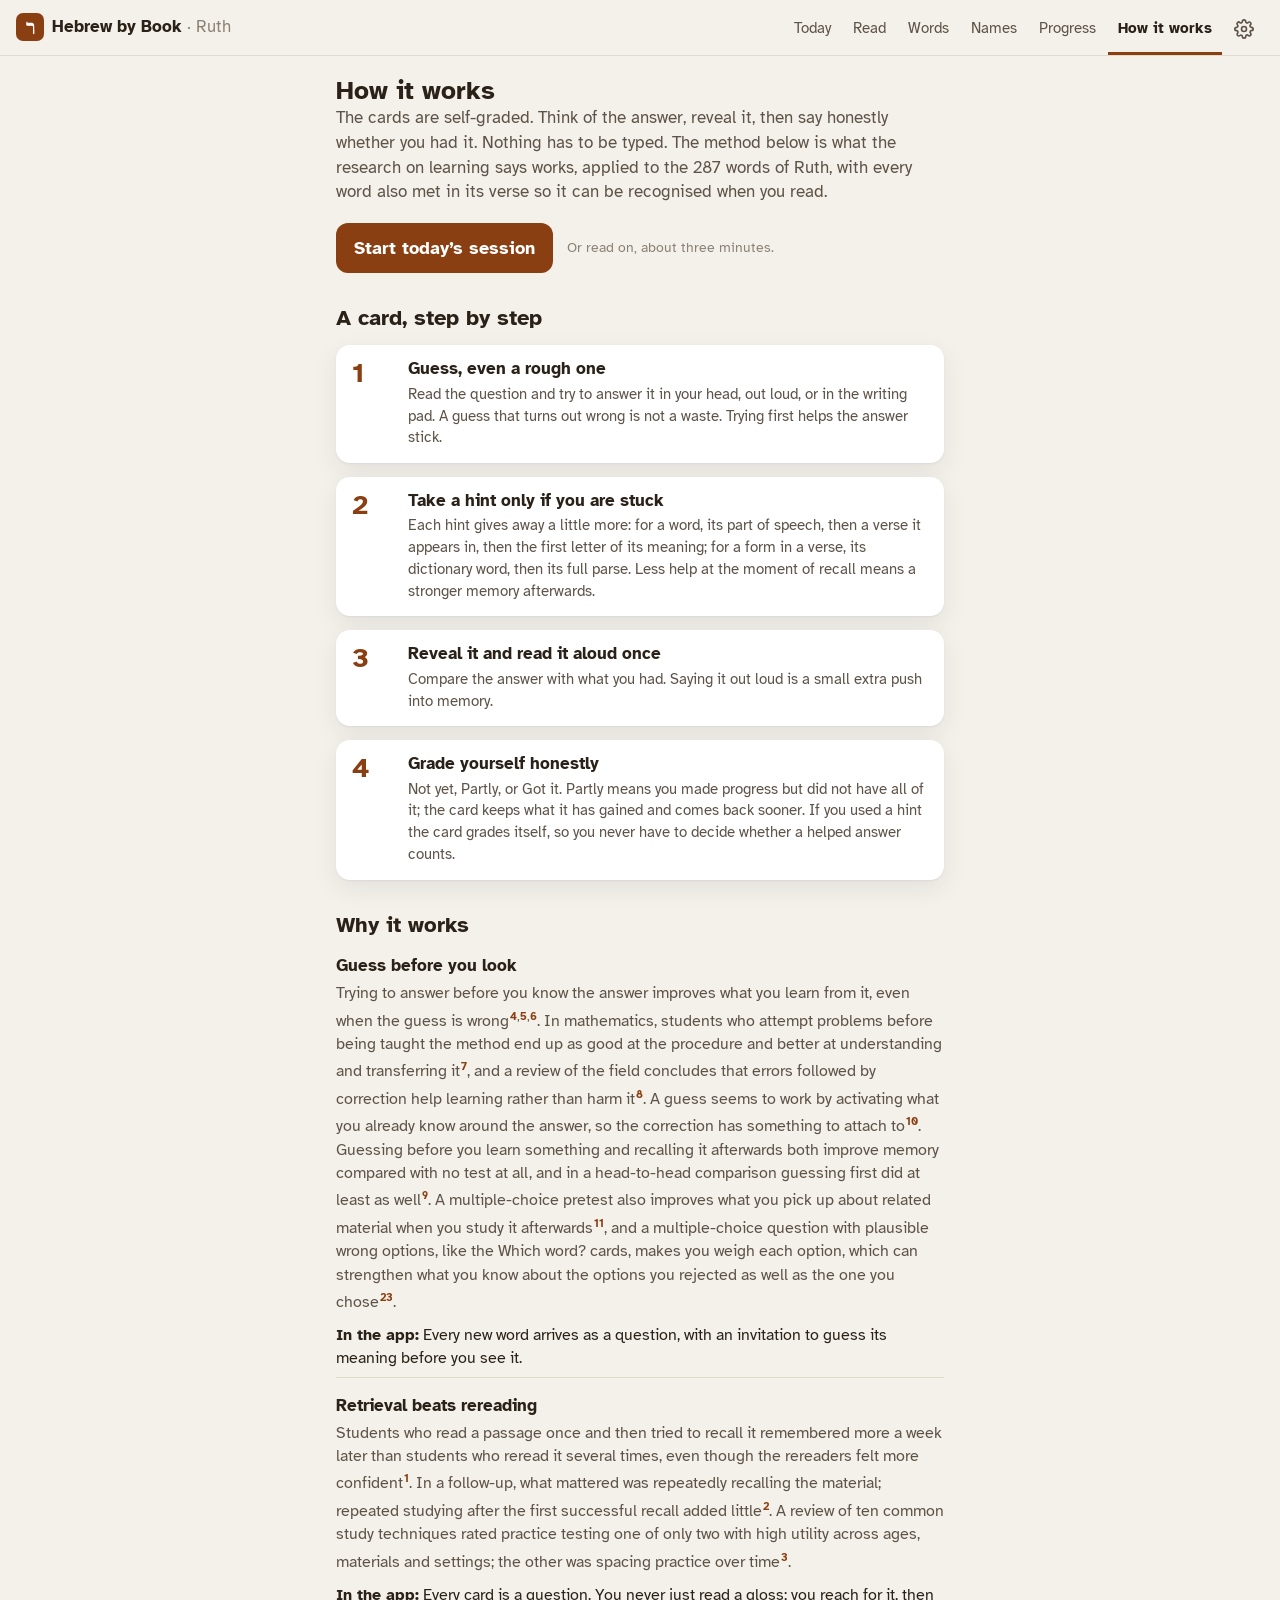
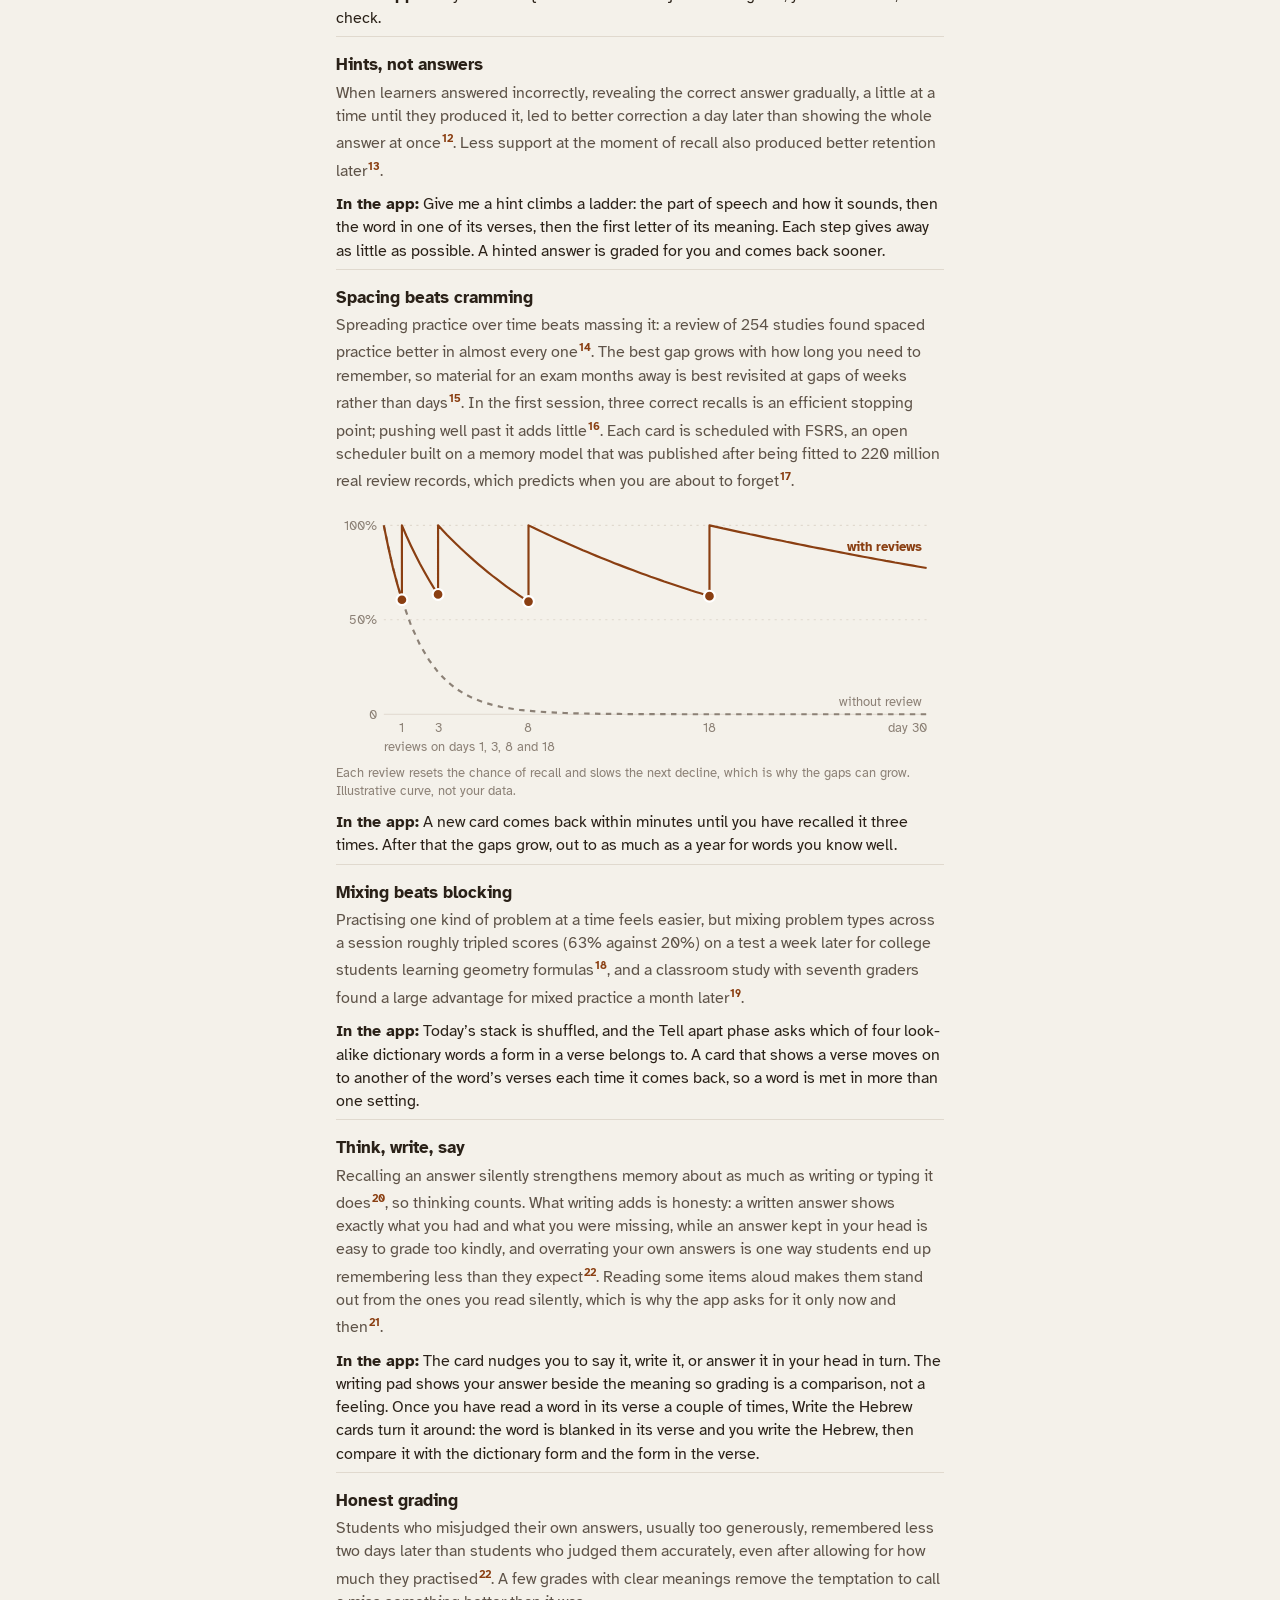
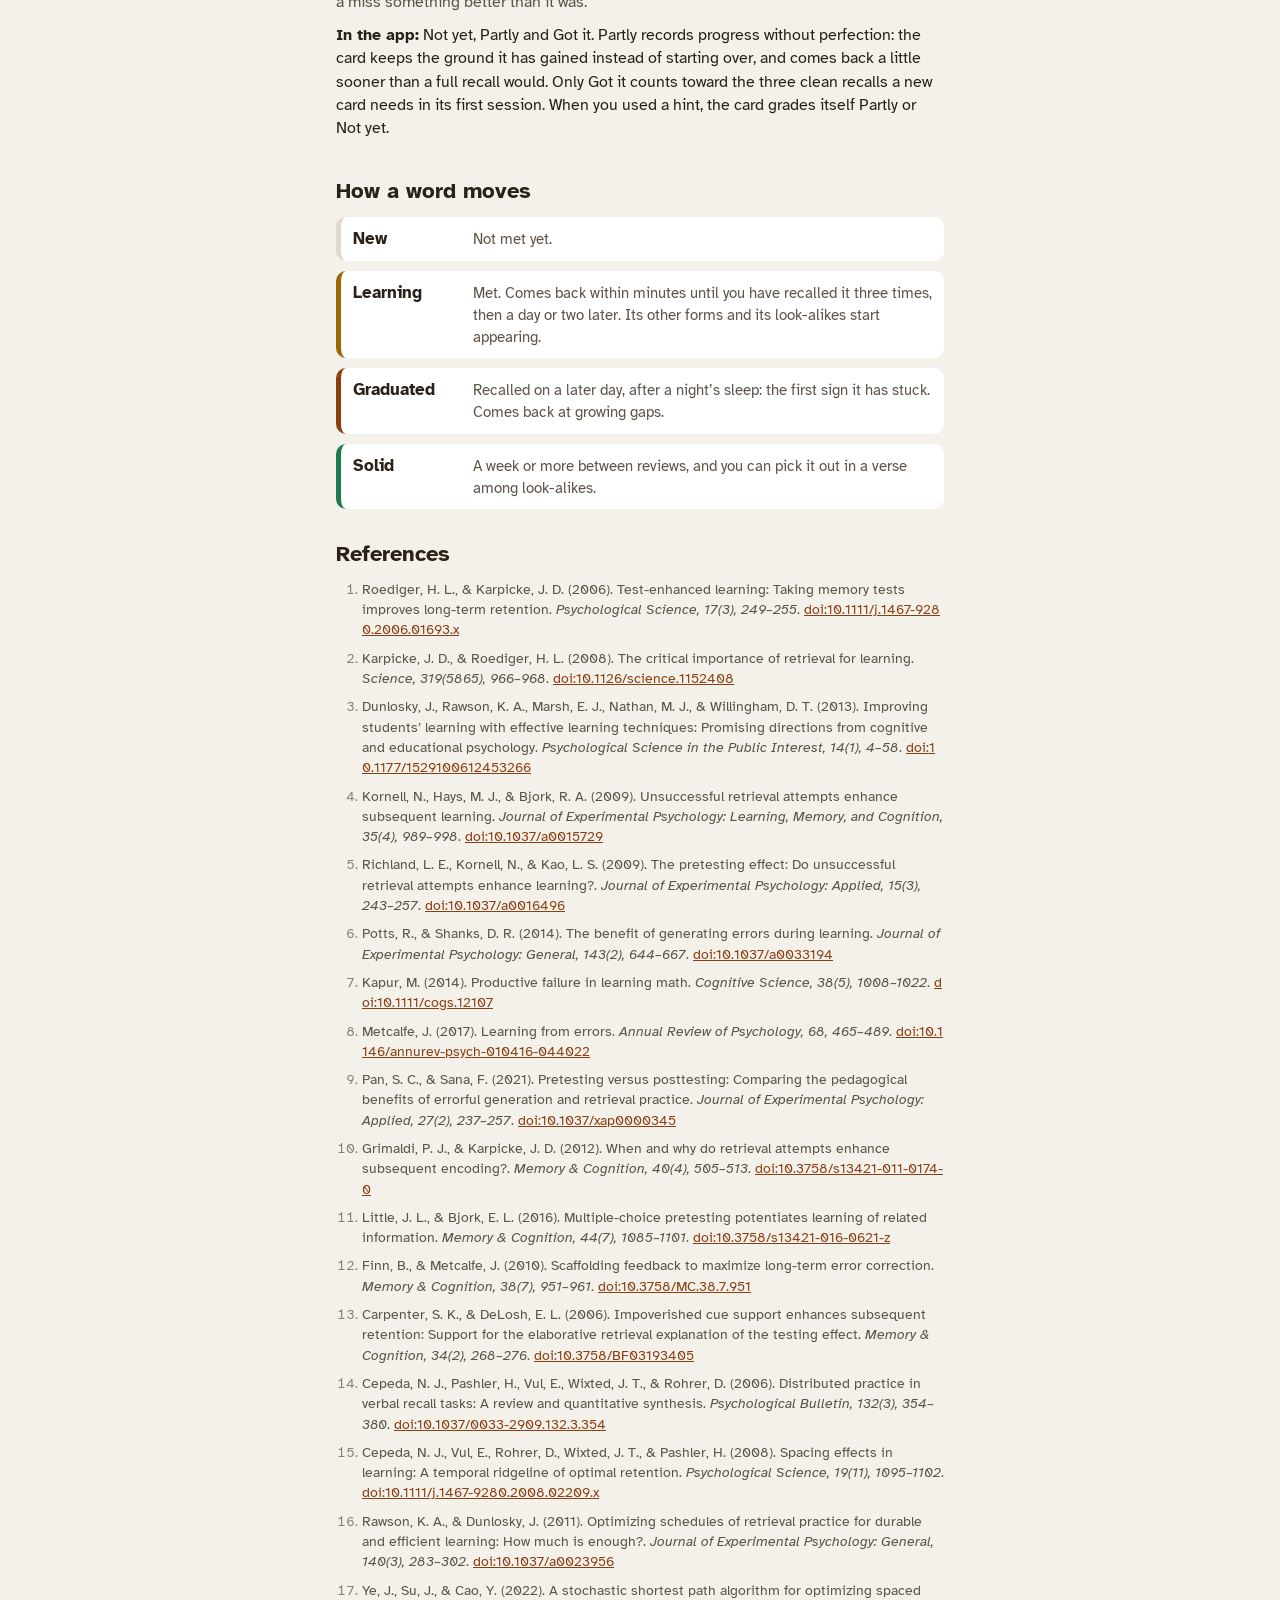
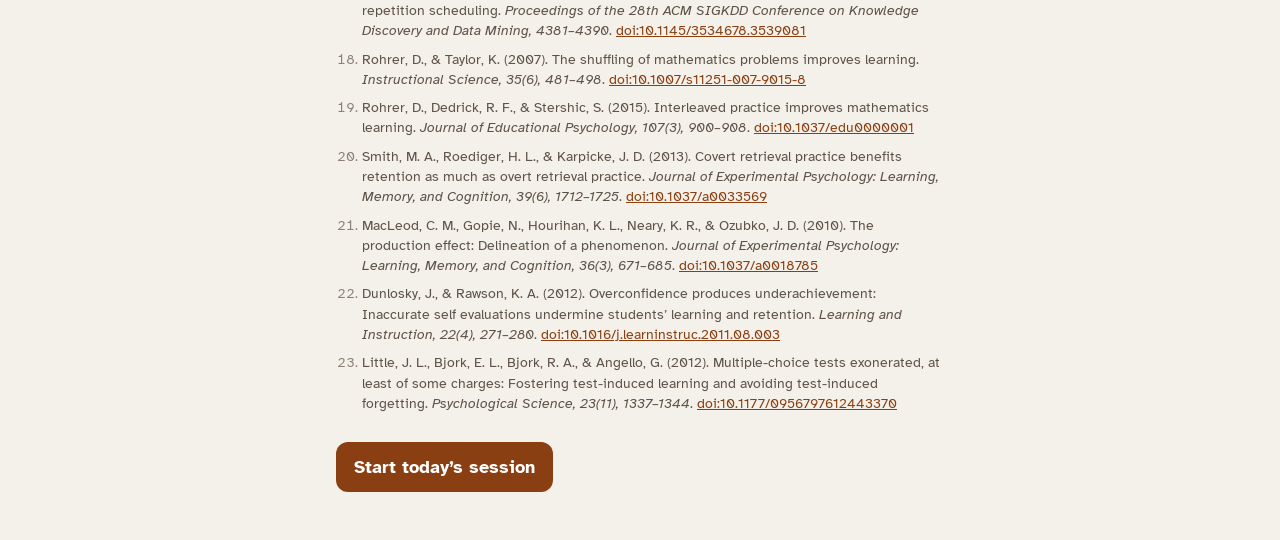
<file: index.html>
<!doctype html>
<html lang="en">
<head>
  <meta charset="utf-8">
  <meta name="viewport" content="width=device-width, initial-scale=1, viewport-fit=cover">
  <meta name="color-scheme" content="light dark">
  <meta name="theme-color" content="#F4F1EA">
  <title>Hebrew by Book</title>
  <meta name="description" content="Spaced-repetition vocabulary for reading the Hebrew Bible book by book, starting with Ruth.">
  <link rel="icon" href="data:image/svg+xml,%3Csvg xmlns='http://www.w3.org/2000/svg' viewBox='0 0 64 64'%3E%3Crect x='4' y='4' width='56' height='56' rx='12' fill='%237A3E1D'/%3E%3Ctext x='32' y='45' font-size='38' text-anchor='middle' fill='white' font-family='serif'%3E%D7%A8%3C/text%3E%3C/svg%3E">
  <link rel="preconnect" href="https://fonts.googleapis.com">
  <link rel="preconnect" href="https://fonts.gstatic.com" crossorigin>
  <link href="https://fonts.googleapis.com/css2?family=Atkinson+Hyperlegible:ital,wght@0,400;0,700;1,400&display=swap" rel="stylesheet">
  <link rel="stylesheet" href="css/style.css">
</head>
<body>
  <a class="skip" href="#view">Skip to content</a>
  <header class="top">
    <a class="brand" href="#today" aria-label="Hebrew by Book home">
      <span class="brand-mark" aria-hidden="true" lang="he">ר</span>
      <span class="brand-name">Hebrew by Book <span class="brand-book">· Ruth</span></span>
    </a>
    <nav class="tabs" aria-label="Sections">
      <a href="#today" data-view="today">Today</a>
      <a href="#read" data-view="read">Read</a>
      <a href="#words" data-view="words">Words</a>
      <a href="#names" data-view="names">Names</a>
      <a href="#progress" data-view="progress"><span class="long">Progress</span><span class="short">Stats</span></a>
      <a href="#method" data-view="method"><span class="long">How it works</span><span class="short">How</span></a>
      <a href="#settings" data-view="settings" aria-label="Settings" title="Settings">
        <svg width="20" height="20" viewBox="0 0 24 24" fill="none" stroke="currentColor" stroke-width="2" stroke-linecap="round" stroke-linejoin="round" aria-hidden="true"><circle cx="12" cy="12" r="3"/><path d="M19.4 15a1.65 1.65 0 0 0 .33 1.82l.06.06a2 2 0 1 1-2.83 2.83l-.06-.06a1.65 1.65 0 0 0-1.82-.33 1.65 1.65 0 0 0-1 1.51V21a2 2 0 1 1-4 0v-.09a1.65 1.65 0 0 0-1-1.51 1.65 1.65 0 0 0-1.82.33l-.06.06a2 2 0 1 1-2.83-2.83l.06-.06A1.65 1.65 0 0 0 4.6 15a1.65 1.65 0 0 0-1.51-1H3a2 2 0 1 1 0-4h.09A1.65 1.65 0 0 0 4.6 9a1.65 1.65 0 0 0-.33-1.82l-.06-.06a2 2 0 1 1 2.83-2.83l.06.06A1.65 1.65 0 0 0 9 4.6a1.65 1.65 0 0 0 1-1.51V3a2 2 0 1 1 4 0v.09a1.65 1.65 0 0 0 1 1.51 1.65 1.65 0 0 0 1.82-.33l.06-.06a2 2 0 1 1 2.83 2.83l-.06.06A1.65 1.65 0 0 0 19.4 9a1.65 1.65 0 0 0 1.51 1H21a2 2 0 1 1 0 4h-.09a1.65 1.65 0 0 0-1.51 1z"/></svg>
      </a>
    </nav>
  </header>

  <main id="view" class="view" tabindex="-1"></main>

  <div id="toast" class="toast" role="status" aria-live="polite"></div>
  <div id="announce" class="sr-only" role="status" aria-live="polite"></div>

  <noscript><p class="noscript">Hebrew by Book needs JavaScript turned on.</p></noscript>
  <script type="module" src="js/app.js"></script>
</body>
</html>
</file>
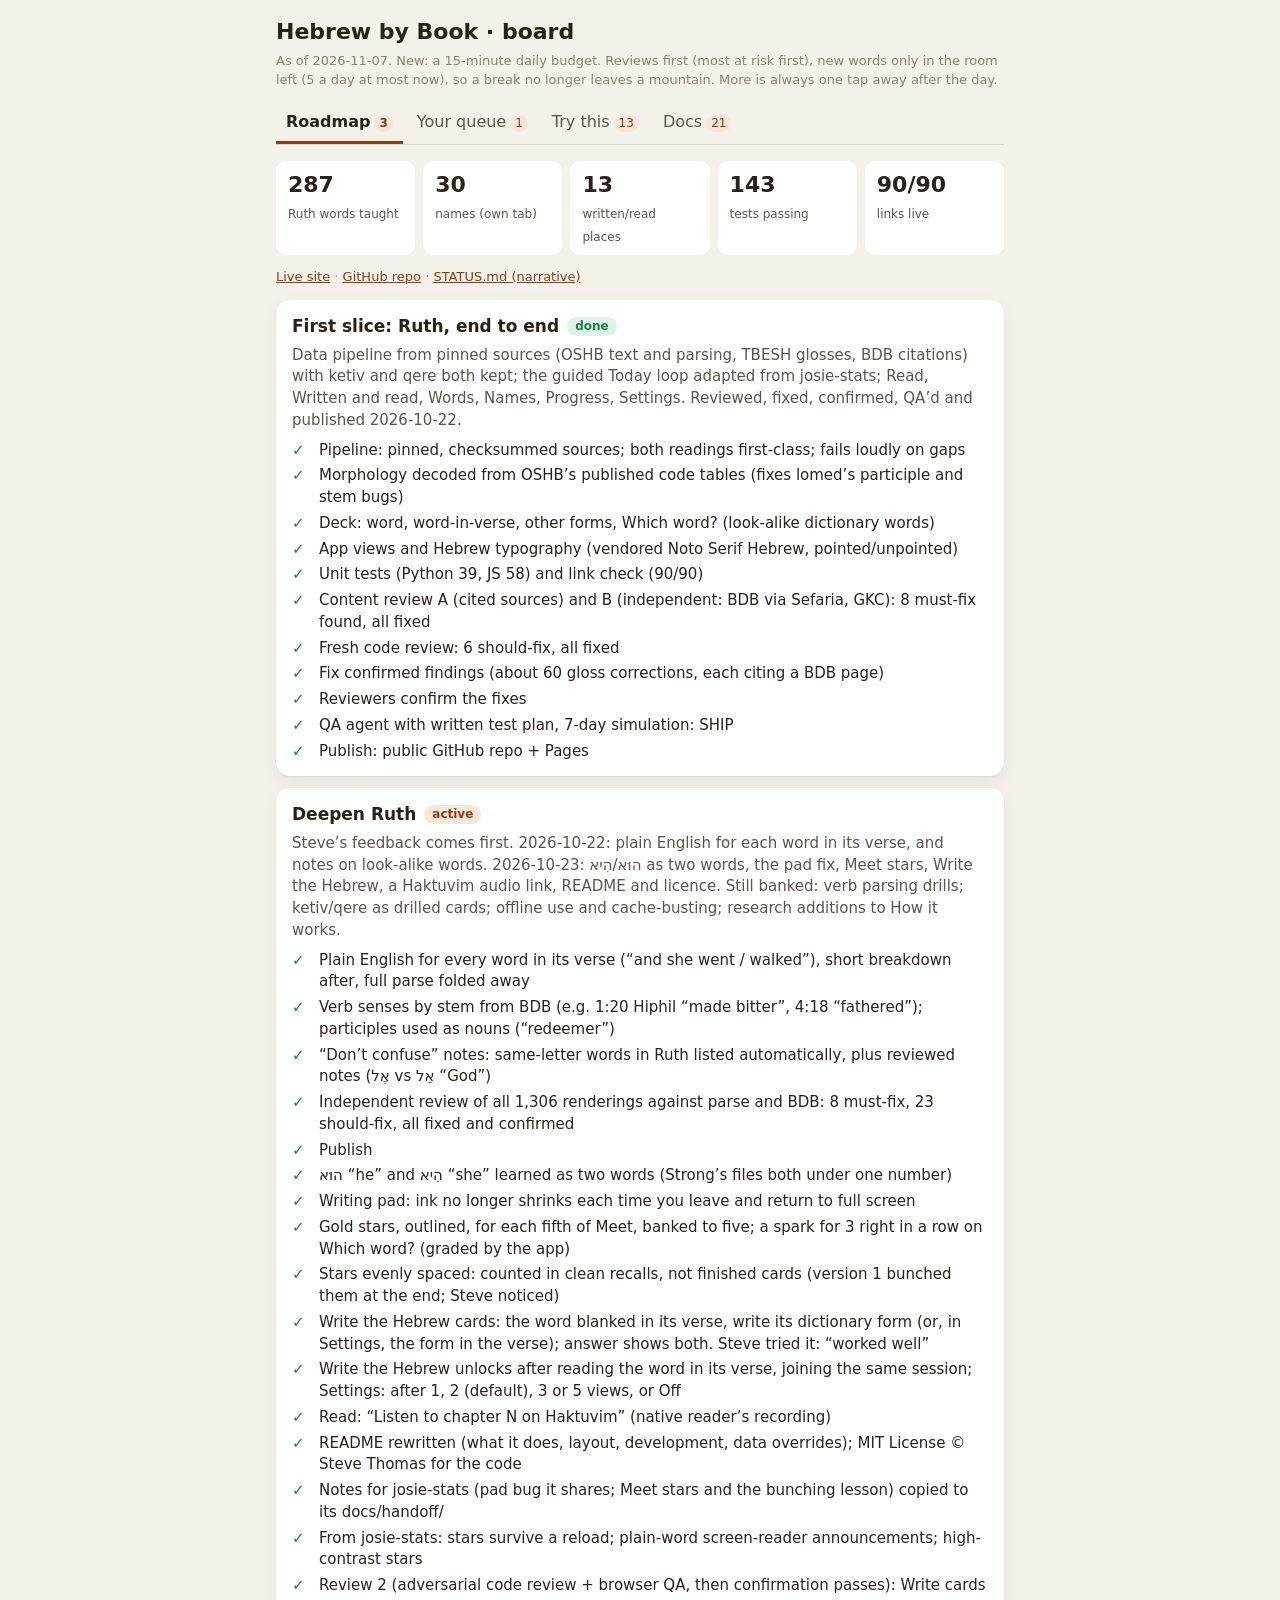
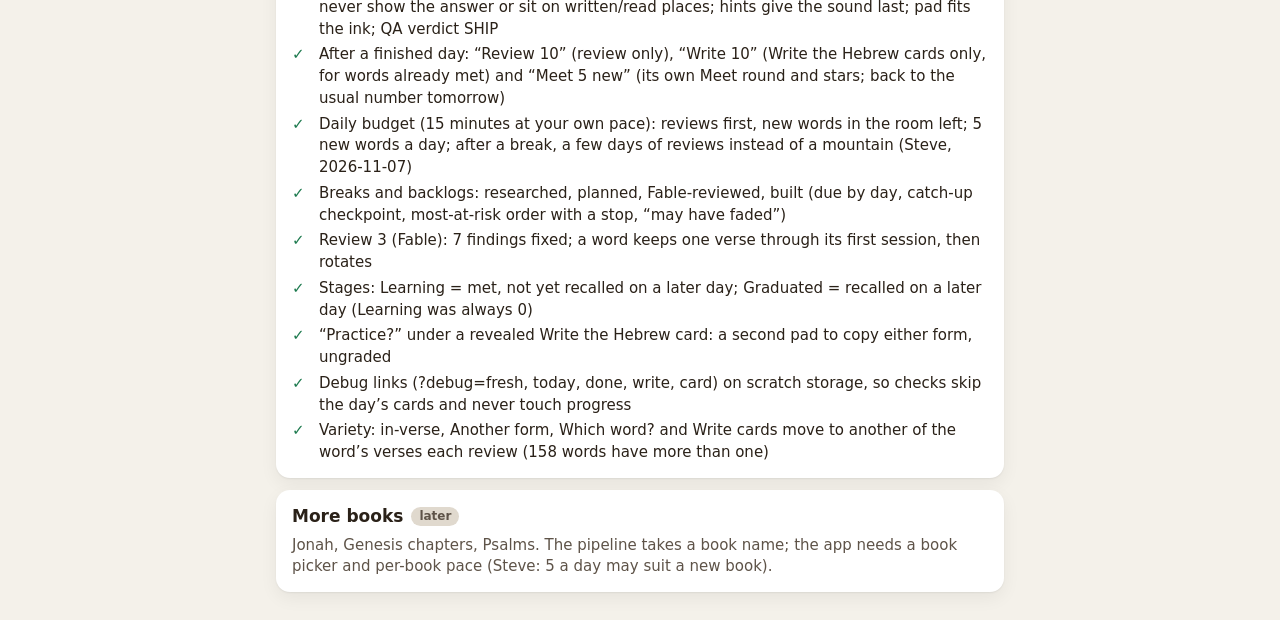
<file: board.html>
<!doctype html>
<!--
  Hebrew by Book — progress board (Steve's one-stop status surface).
  Status updates edit ONLY the data block between the DATA START / DATA END markers.
  Validate after every edit:  node test/board.check.mjs
  Tabs: Roadmap · Your queue (only-Steve actions) · Try this · Docs.
  Try-this ticks and notes live in this browser's localStorage, never in this file.
-->
<html lang="en">
<head>
<meta charset="utf-8">
<meta name="viewport" content="width=device-width, initial-scale=1">
<meta name="color-scheme" content="light dark">
<title>Hebrew by Book board</title>
<style>
:root { --paper:#F4F1EA; --card:#fff; --ink:#2A2118; --ink2:#5E5348; --ink3:#8C8176; --line:#E0D9CE; --pen:#8A3F12; --pen-soft:#F6E7DC; --good:#1D7A4E; --good-soft:#DFF2E7; --warn:#9A6700; --warn-soft:#FFF2CC; --bad:#C2372B; --bad-soft:#FBE3DF; }
@media (prefers-color-scheme: dark) { :root:not([data-theme="light"]) { --paper:#17130F; --card:#221C16; --ink:#F2ECE4; --ink2:#C7BCAE; --ink3:#8F8578; --line:#3A3128; --pen:#F0A574; --pen-soft:#3B2618; --good:#5FD39A; --good-soft:#163726; --warn:#F4C861; --warn-soft:#3E3011; --bad:#FF8A7A; --bad-soft:#442020; } }
:root[data-theme="dark"] { --paper:#17130F; --card:#221C16; --ink:#F2ECE4; --ink2:#C7BCAE; --ink3:#8F8578; --line:#3A3128; --pen:#F0A574; --pen-soft:#3B2618; --good:#5FD39A; --good-soft:#163726; --warn:#F4C861; --warn-soft:#3E3011; --bad:#FF8A7A; --bad-soft:#442020; }
* { box-sizing: border-box; }
body { margin:0; background:var(--paper); color:var(--ink); font:16px/1.45 system-ui, -apple-system, "Segoe UI", Roboto, sans-serif; }
header { padding:16px 16px 0; max-width:760px; margin:0 auto; }
h1 { font-size:22px; margin:0; } .asof { color:var(--ink3); font-size:13px; margin-top:4px; }
nav { display:flex; gap:4px; margin-top:12px; border-bottom:1px solid var(--line); overflow-x:auto; }
nav button { background:none; border:0; border-bottom:3px solid transparent; padding:8px 10px; font:inherit; color:var(--ink2); cursor:pointer; white-space:nowrap; }
nav button[aria-selected="true"] { color:var(--ink); border-bottom-color:var(--pen); font-weight:700; }
nav .n { display:inline-block; min-width:1.4em; padding:0 5px; margin-left:4px; border-radius:999px; background:var(--pen-soft); color:var(--pen); font-size:12px; }
main { max-width:760px; margin:0 auto; padding:16px; }
.card { background:var(--card); border-radius:14px; padding:14px 16px; box-shadow:0 1px 2px rgba(0,0,0,.06), 0 6px 18px rgba(0,0,0,.06); margin-bottom:12px; }
.card h2 { font-size:17px; margin:0 0 6px; display:flex; gap:8px; align-items:center; flex-wrap:wrap; }
.chip { font-size:12px; font-weight:700; padding:1px 8px; border-radius:999px; background:var(--line); color:var(--ink2); }
.chip.done { background:var(--good-soft); color:var(--good); } .chip.active { background:var(--pen-soft); color:var(--pen); } .chip.next { background:var(--warn-soft); color:var(--warn); }
.chip.now { background:var(--bad-soft); color:var(--bad); } .chip.soon { background:var(--warn-soft); color:var(--warn); } .chip.later { background:var(--line); color:var(--ink2); }
ul.tasks { list-style:none; padding:0; margin:8px 0 0; display:grid; gap:4px; }
ul.tasks li { display:grid; grid-template-columns:1.4em 1fr; gap:6px; font-size:15px; }
.st-done::before { content:"✓"; color:var(--good); } .st-doing::before { content:"◐"; color:var(--pen); } .st-todo::before { content:"○"; color:var(--ink3); }
.p { color:var(--ink2); font-size:15px; margin:4px 0 0; }
.muted { color:var(--ink3); font-size:13px; }
.struck h2, .struck .p { text-decoration:line-through; opacity:.6; }
.try textarea { width:100%; min-height:3em; font:inherit; border:1px solid var(--line); border-radius:8px; padding:6px 8px; background:var(--paper); color:var(--ink); margin-top:8px; }
.try label { display:flex; gap:8px; align-items:center; margin-top:8px; font-size:14px; }
.btn { font:inherit; font-weight:700; border:0; border-radius:10px; padding:10px 14px; background:var(--pen); color:#fff; cursor:pointer; }
a { color:var(--pen); }
.stats { display:grid; grid-template-columns:repeat(auto-fit, minmax(120px, 1fr)); gap:8px; margin-bottom:12px; }
.stat { background:var(--card); border-radius:10px; padding:8px 12px; } .stat b { display:block; font-size:22px; } .stat span { font-size:12px; color:var(--ink2); }
</style>
</head>
<body>
<header><h1>Hebrew by Book · board</h1><div class="asof" id="asof"></div>
<nav role="tablist" id="tabs"></nav></header>
<main id="main"></main>
<script>
/* ==== DATA START ==== */
const BOARD = {
  meta: {
    asOf: '2026-11-07',
    headline: 'New: a 15-minute daily budget. Reviews first (most at risk first), new words only in the room left (5 a day at most now), so a break no longer leaves a mountain. More is always one tap away after the day.',
    stats: [
      { label: 'Ruth words taught', value: '287' },
      { label: 'names (own tab)', value: '30' },
      { label: 'written/read places', value: '13' },
      { label: 'tests passing', value: '143' },
      { label: 'links live', value: '90/90' },
    ],
    links: [
      { label: 'Live site', href: 'https://steveandlori.github.io/hebrew-by-book/' },
      { label: 'GitHub repo', href: 'https://github.com/steveandlori/hebrew-by-book' },
      { label: 'STATUS.md (narrative)', href: 'STATUS.md' },
    ],
  },
  roadmap: [
    { id: 'm1', title: 'First slice: Ruth, end to end', status: 'done',
      summary: 'Data pipeline from pinned sources (OSHB text and parsing, TBESH glosses, BDB citations) with ketiv and qere both kept; the guided Today loop adapted from josie-stats; Read, Written and read, Words, Names, Progress, Settings. Reviewed, fixed, confirmed, QA’d and published 2026-10-22.',
      tasks: [
        { t: 'Pipeline: pinned, checksummed sources; both readings first-class; fails loudly on gaps', s: 'done' },
        { t: 'Morphology decoded from OSHB’s published code tables (fixes lomed’s participle and stem bugs)', s: 'done' },
        { t: 'Deck: word, word-in-verse, other forms, Which word? (look-alike dictionary words)', s: 'done' },
        { t: 'App views and Hebrew typography (vendored Noto Serif Hebrew, pointed/unpointed)', s: 'done' },
        { t: 'Unit tests (Python 39, JS 58) and link check (90/90)', s: 'done' },
        { t: 'Content review A (cited sources) and B (independent: BDB via Sefaria, GKC): 8 must-fix found, all fixed', s: 'done' },
        { t: 'Fresh code review: 6 should-fix, all fixed', s: 'done' },
        { t: 'Fix confirmed findings (about 60 gloss corrections, each citing a BDB page)', s: 'done' },
        { t: 'Reviewers confirm the fixes', s: 'done' },
        { t: 'QA agent with written test plan, 7-day simulation: SHIP', s: 'done' },
        { t: 'Publish: public GitHub repo + Pages', s: 'done' },
      ] },
    { id: 'm2', title: 'Deepen Ruth', status: 'active',
      summary: 'Steve’s feedback comes first. 2026-10-22: plain English for each word in its verse, and notes on look-alike words. 2026-10-23: הוּא/הִיא as two words, the pad fix, Meet stars, Write the Hebrew, a Haktuvim audio link, README and licence. Still banked: verb parsing drills; ketiv/qere as drilled cards; offline use and cache-busting; research additions to How it works.',
      tasks: [
        { t: 'Plain English for every word in its verse (“and she went / walked”), short breakdown after, full parse folded away', s: 'done' },
        { t: 'Verb senses by stem from BDB (e.g. 1:20 Hiphil “made bitter”, 4:18 “fathered”); participles used as nouns (“redeemer”)', s: 'done' },
        { t: '“Don’t confuse” notes: same-letter words in Ruth listed automatically, plus reviewed notes (אֶל vs אֵל “God”)', s: 'done' },
        { t: 'Independent review of all 1,306 renderings against parse and BDB: 8 must-fix, 23 should-fix, all fixed and confirmed', s: 'done' },
        { t: 'Publish', s: 'done' },
        { t: 'הוּא “he” and הִיא “she” learned as two words (Strong’s files both under one number)', s: 'done' },
        { t: 'Writing pad: ink no longer shrinks each time you leave and return to full screen', s: 'done' },
        { t: 'Gold stars, outlined, for each fifth of Meet, banked to five; a spark for 3 right in a row on Which word? (graded by the app)', s: 'done' },
        { t: 'Stars evenly spaced: counted in clean recalls, not finished cards (version 1 bunched them at the end; Steve noticed)', s: 'done' },
        { t: 'Write the Hebrew cards: the word blanked in its verse, write its dictionary form (or, in Settings, the form in the verse); answer shows both. Steve tried it: “worked well”', s: 'done' },
        { t: 'Write the Hebrew unlocks after reading the word in its verse, joining the same session; Settings: after 1, 2 (default), 3 or 5 views, or Off', s: 'done' },
        { t: 'Read: “Listen to chapter N on Haktuvim” (native reader’s recording)', s: 'done' },
        { t: 'README rewritten (what it does, layout, development, data overrides); MIT License © Steve Thomas for the code', s: 'done' },
        { t: 'Notes for josie-stats (pad bug it shares; Meet stars and the bunching lesson) copied to its docs/handoff/', s: 'done' },
        { t: 'From josie-stats: stars survive a reload; plain-word screen-reader announcements; high-contrast stars', s: 'done' },
        { t: 'Review 2 (adversarial code review + browser QA, then confirmation passes): Write cards never show the answer or sit on written/read places; hints give the sound last; pad fits the ink; QA verdict SHIP', s: 'done' },
        { t: 'After a finished day: “Review 10” (review only), “Write 10” (Write the Hebrew cards only, for words already met) and “Meet 5 new” (its own Meet round and stars; back to the usual number tomorrow)', s: 'done' },
        { t: 'Daily budget (15 minutes at your own pace): reviews first, new words in the room left; 5 new words a day; after a break, a few days of reviews instead of a mountain (Steve, 2026-11-07)', s: 'done' },
        { t: 'Breaks and backlogs: researched, planned, Fable-reviewed, built (due by day, catch-up checkpoint, most-at-risk order with a stop, “may have faded”)', s: 'done' },
        { t: 'Review 3 (Fable): 7 findings fixed; a word keeps one verse through its first session, then rotates', s: 'done' },
        { t: 'Stages: Learning = met, not yet recalled on a later day; Graduated = recalled on a later day (Learning was always 0)', s: 'done' },
        { t: '“Practice?” under a revealed Write the Hebrew card: a second pad to copy either form, ungraded', s: 'done' },
        { t: 'Debug links (?debug=fresh, today, done, write, card) on scratch storage, so checks skip the day’s cards and never touch progress', s: 'done' },
        { t: 'Variety: in-verse, Another form, Which word? and Write cards move to another of the word’s verses each review (158 words have more than one)', s: 'done' },
      ] },
    { id: 'm3', title: 'More books', status: 'later',
      summary: 'Jonah, Genesis chapters, Psalms. The pipeline takes a book name; the app needs a book picker and per-book pace (Steve: 5 a day may suit a new book).',
      tasks: [] },
  ],
  actions: [
    { id: 'a1', title: 'Try it, then tell me the pace', urgency: 'soon', unblocks: 'the right default for new words a day',
      advice: 'QA measured about 60 card views on day 1 and about 150 by day 7 at 10 new words a day. If that is heavy, Settings → New words per day → 5. Steve, 2026-10-24: 10 feels right (with Meet 5 new for extra days).', done: true },
    { id: 'a2', title: 'One small text question: 3:14 qere holam', urgency: 'later', unblocks: 'how the read form of 3:14 is displayed',
      advice: 'OSHB gives the read form as מַרְגְּלוֹתָיוֹ with a holam on the final vav; review B thinks it is a stray mark from the ketiv pointing. Keep as source (current) or show the conventional form?', done: false },
  ],
  tryThis: [
    { id: 't13', date: '2026-11-07', title: 'Your 15-minute day',
      steps: 'Settings → Daily time shows your pace and how many cards 15 minutes allows. On a heavy day, Today says so under the phase strip and takes the reviews most at risk first; the rest come over the next days. After the day, Review 10 / Write 10 / Meet 5 new are extra by choice.' },
    { id: 't12', date: '2026-10-26', title: 'Coming back after a break',
      steps: 'Without waiting a week: add ?debug=away&days=7 to the site address (scratch progress; yours is untouched). Today opens with “Catching up”, the most-at-risk words first, an offer to stop after 60, and then “Caught up … Meet N new / Stop for today”. In Words and Stats, “may have faded” marks words the model thinks have slipped.' },
    { id: 't11', date: '2026-10-25', title: 'Where your words are',
      steps: 'Stats → Where your words are. Words met in the last day or two now show as Learning (yellow) until you recall them on a later day, when they become Graduated. Solid is unchanged.' },
    { id: 't10', date: '2026-10-24', title: 'Practice? on a Write card',
      steps: 'On a Write the Hebrew card, press I have an answer, then tap “Practice?” under the form in the verse: a second pad to copy the dictionary form or the form in the verse. It is not graded. To see one straight away without touching your progress: add ?debug=write&practice=1 to the site address.' },
    { id: 't9', date: '2026-10-24', title: 'The same word, a different verse',
      steps: 'Keep studying as usual. When a card for a common word comes back (say אָמַר “to say”, or כִּי), its verse should differ from last time. Words that occur only once in Ruth still show their one verse.' },
    { id: 't8', date: '2026-10-24', title: 'Review 10, Write 10, Meet 5 new',
      steps: 'Finish the day’s session. Under it: “Review 10” (words already met, ahead of schedule), “Write 10” (only Write the Hebrew cards, for words you have met) and “Meet 5 new”, which starts a fresh Meet round of five words with its own five stars. Tomorrow is back to your usual number.' },
    { id: 't7', date: '2026-10-23', title: 'Read, then listen on Haktuvim',
      steps: 'Read → any chapter → “Listen to chapter N on Haktuvim” (under the chapter numbers). It opens that chapter on haktuvim.co.il with its audio player at the top.' },
    { id: 't6', date: '2026-10-23', title: 'Stars in Meet; Write the Hebrew',
      steps: 'Today: the Meet chip at the top now has five hollow stars; a gold one floats up at each fifth of the way through Meet, evenly spaced (about every 12 cards at 10 new words). Write the Hebrew cards start once you have read a word in its verse twice, a few cards after the second time, on day one. Settings → Write the Hebrew sets how many views unlock the card (1, 2, 3, 5 or Off) and whether you write the dictionary form or the form in the verse.' },
    { id: 't5', date: '2026-10-23', title: 'Full-screen pad round trip; הִיא in Words',
      steps: 'Today → write bigger → write a word → Done → write bigger again: the ink is back at full size, however many times you go back and forth. In Words, הוּא “he” and הִיא “she” are now separate entries, each with a “Don’t confuse” note.' },
    { id: 't4', date: '2026-10-22', title: 'Tap a word: English first now',
      steps: 'Read → any verse → tap a word. The pop-up leads with plain English for that form (“and she went / walked”, “and you (f) will go down”), then one short line of parts, with the full parse under “Full parse”. Look up אֶל in Words: it now has a “Don’t confuse” box. Tell me if the English ever reads as taking a side, or if the breakdown is still too much.' },
    { id: 't1', date: '2026-10-22', title: 'Try a Today session (once the site is live)',
      steps: 'Open the live site on your phone. The first visit shows How it works; then Today offers 10 new words as 20 cards. Try a hint, the writing pad, and the three grading buttons.' },
    { id: 't2', date: '2026-10-22', title: 'Read Ruth 3:3–4 and tap the bracketed forms',
      steps: 'Read tab → chapter 3. Each written/read place shows the read form with ק and the written consonants in brackets marked כ. Tap one: both readings appear with their own parse. Then switch Settings → Unpointed and look again: the written consonants lead.' },
    { id: 't3', date: '2026-10-22', title: 'Written and read page',
      steps: 'Read → "Written and read: 13 places". Each place hides both parses until you open it. Tell me if any wording takes a side.' },
  ],
  docs: [
    { title: 'Review 5: code (daily budget)', href: 'docs/review/code-5.md', blurb: 'Fable review of the 15-minute day: 8 findings, no blocker, all fixed (settings now apply the same day; notes print the day’s own numbers).', date: '2026-11-07' },
    { title: 'Plan: daily budget (with its Fable review)', href: 'docs/plans/review-cap-plan.md', blurb: 'From “Recall 126” to a 15-minute day: the plan, the review’s simulation (docs/review/plan-review-cap.md), and what was built.', date: '2026-11-07' },
    { title: 'Review 4: code (breaks)', href: 'docs/review/code-4.md', blurb: 'Fable review of the breaks work: 8 findings, one blocker (Keep going re-offered the stop), all fixed and browser-checked with a fake clock.', date: '2026-10-26' },
    { title: 'Research: breaks and backlogs', href: 'docs/research/breaks.md', blurb: 'What happens when you miss days: FSRS read from its code, the evidence on backlogs and relearning, and a simulation of a week and a month away.', date: '2026-10-25' },
    { title: 'Plan: breaks (with its Fable review)', href: 'docs/plans/breaks-plan.md', blurb: 'The plan, the review’s 15 findings (docs/review/plan-breaks.md), and what was built.', date: '2026-10-26' },
    { title: 'Review 3: code', href: 'docs/review/code-3.md', blurb: 'Adversarial (Fable) review of the 2026-10-24 evening features: 7 findings, all reproduced, all fixed (rotation now starts after the first session; Meet 5 new gives exactly 5).', date: '2026-10-25' },
    { title: 'Review 2: code', href: 'docs/review/code-2.md', blurb: 'Adversarial review of the 2026-10-23 changes: 11 findings, then a confirmation pass (all fixed or accepted; 3 minor follow-ups fixed).', date: '2026-10-23' },
    { title: 'Review 2: QA', href: 'docs/review/qa-2.md', blurb: 'Written test plan run in a real browser at phone and desktop width: FIX FIRST, then SHIP on the confirmation pass.', date: '2026-10-23' },
    { title: 'README', href: 'README.md', blurb: 'What the app does, repository layout, how to build and test, how corrections and new books work, sources and licences.', date: '2026-10-23' },
    { title: 'Notes for josie-stats', href: 'docs/handoff/to-josie-stats-2026-10-23.md', blurb: 'The pad shrink bug both projects had and its fix; Meet stars and why counting finished cards bunched them. Copied to josie-stats/docs/handoff/.', date: '2026-10-23' },
    { title: 'STATUS.md', href: 'STATUS.md', blurb: 'Narrative status: what got done, decisions taken (veto-able), banked ideas.', date: '2026-10-23' },
    { title: 'Review packet: every word’s English', href: 'docs/review/ruth-renderings.md', blurb: 'All 1,306 words of Ruth with form, parse, gloss and the generated English, verse by verse.', date: '2026-10-22' },
    { title: 'Renderings review', href: 'docs/review/renderings-1.md', blurb: 'Every word’s English checked against its parse and BDB; findings, override checks, look-alike proposals, and the confirmation pass.', date: '2026-10-22' },
    { title: 'QA report', href: 'docs/review/qa-1.md', blurb: 'Written-plan QA: 13 scenarios including a 7-day simulation with a faked clock. Verdict SHIP.', date: '2026-10-22' },
    { title: 'Content review B (independent sources)', href: 'docs/review/content-B.md', blurb: 'Every gloss checked against BDB on Sefaria; found the H9 affix bug and about 40 glosses that missed Ruth’s sense. Most fixes trace to this report.', date: '2026-10-22' },
    { title: 'Content review A (cited sources)', href: 'docs/review/content-A.md', blurb: 'Re-derived every join, count and parse independently of the pipeline.', date: '2026-10-22' },
    { title: 'Code review', href: 'docs/review/code-1.md', blurb: 'Fresh-agent review of the code; found the 4:6 maqqef and stale-session bugs.', date: '2026-10-22' },
    { title: 'Design as built', href: 'docs/agents/DESIGN.md', blurb: 'What the first slice does and where each piece of data comes from.', date: '2026-10-22' },
    { title: 'Review packet: every Ruth word', href: 'docs/review/ruth-lexemes.md', blurb: 'All 285 words, 30 names and 13 written/read places with gloss, BDB citation and first occurrence. Generated from the built data.', date: '2026-10-22' },
    { title: 'Notes on lomed', href: 'reference/lomed/README.md', blurb: 'What was taken from the earlier lomed project (resources only) and the bugs found in its parser.', date: '2026-10-22' },
    { title: 'Learning strategy handoff', href: 'LEARNING-STRATEGY-START-HERE.md', blurb: 'The starting brief from the josie-stats session. Historical: some of its assumptions were revised (see STATUS).', date: '2026-10-22' },
  ],
};
/* ==== DATA END ==== */

const esc = s => String(s).replace(/[&<>"']/g, c => ({ '&': '&amp;', '<': '&lt;', '>': '&gt;', '"': '&quot;', "'": '&#39;' }[c]));
const KEY = 'hbb-board-v1';
let notes = {}; try { notes = JSON.parse(localStorage.getItem(KEY) || '{}'); } catch (e) { notes = {}; }
const save = () => { try { localStorage.setItem(KEY, JSON.stringify(notes)); } catch (e) { /* ignore */ } };
const TABS = [
  ['roadmap', 'Roadmap', () => BOARD.roadmap.length],
  ['actions', 'Your queue', () => BOARD.actions.filter(a => !a.done && a.title !== 'Nothing needed from you right now').length],
  ['try', 'Try this', () => BOARD.tryThis.length],
  ['docs', 'Docs', () => BOARD.docs.length],
];
let tab = 'roadmap'; try { tab = localStorage.getItem(KEY + ':tab') || 'roadmap'; } catch (e) { /* ignore */ }
function render() {
  document.getElementById('asof').textContent = `As of ${BOARD.meta.asOf}. ${BOARD.meta.headline}`;
  document.getElementById('tabs').innerHTML = TABS.map(([k, n, c]) => `<button role="tab" aria-selected="${tab === k}" data-tab="${k}">${n}<span class="n">${c()}</span></button>`).join('');
  document.querySelectorAll('[data-tab]').forEach(b => b.onclick = () => { tab = b.dataset.tab; try { localStorage.setItem(KEY + ':tab', tab); } catch (e) { /* ignore */ } render(); });
  const m = document.getElementById('main');
  if (tab === 'roadmap') {
    m.innerHTML = `<div class="stats">${BOARD.meta.stats.map(s => `<div class="stat"><b>${esc(s.value)}</b><span>${esc(s.label)}</span></div>`).join('')}</div>`
      + `<p class="muted">${BOARD.meta.links.map(l => `<a href="${esc(l.href)}">${esc(l.label)}</a>`).join(' · ')}</p>`
      + BOARD.roadmap.map(r => `<div class="card"><h2>${esc(r.title)} <span class="chip ${r.status}">${esc(r.status)}</span></h2><p class="p">${esc(r.summary)}</p>
        ${r.tasks.length ? `<ul class="tasks">${r.tasks.map(t => `<li class="st-${t.s}"><span>${esc(t.t)}</span></li>`).join('')}</ul>` : ''}</div>`).join('');
  } else if (tab === 'actions') {
    m.innerHTML = BOARD.actions.map(a => `<div class="card${a.done ? ' struck' : ''}"><h2>${esc(a.title)} <span class="chip ${a.urgency}">${esc(a.urgency)}</span></h2>
      <p class="p"><b>Unblocks:</b> ${esc(a.unblocks)}</p><p class="p">${esc(a.advice)}</p></div>`).join('');
  } else if (tab === 'try') {
    m.innerHTML = BOARD.tryThis.map(t => { const n = notes[t.id] || {}; return `<div class="card try"><h2>${esc(t.title)} <span class="muted">${esc(t.date)}</span></h2><p class="p">${esc(t.steps)}</p>
      <label><input type="checkbox" data-done="${t.id}" ${n.done ? 'checked' : ''}> Tried it</label>
      <textarea data-note="${t.id}" placeholder="Notes for Claude">${esc(n.note || '')}</textarea></div>`; }).join('')
      + `<button class="btn" id="copy">Copy my feedback</button> <span class="muted" id="copied"></span>`;
    m.querySelectorAll('[data-done]').forEach(c => c.onchange = () => { (notes[c.dataset.done] = notes[c.dataset.done] || {}).done = c.checked; save(); });
    m.querySelectorAll('[data-note]').forEach(x => x.oninput = () => { (notes[x.dataset.note] = notes[x.dataset.note] || {}).note = x.value; save(); });
    document.getElementById('copy').onclick = async () => {
      const text = BOARD.tryThis.map(t => { const n = notes[t.id] || {}; return `- ${t.title}: ${n.done ? 'tried' : 'not tried'}${n.note ? `. ${n.note}` : ''}`; }).join('\n');
      try { await navigator.clipboard.writeText(`Hebrew by Book feedback (${new Date().toISOString().slice(0, 10)}):\n${text}`); document.getElementById('copied').textContent = 'Copied.'; }
      catch (e) { document.getElementById('copied').textContent = 'Copy failed; select the notes by hand.'; }
    };
  } else {
    m.innerHTML = BOARD.docs.map(d => `<div class="card"><h2><a href="${esc(d.href)}">${esc(d.title)}</a> <span class="muted">${esc(d.date)}</span></h2><p class="p">${esc(d.blurb)}</p></div>`).join('');
  }
}
render();
</script>
</body>
</html>
</file>
<file: css/style.css>
/* Hebrew by Book: one stylesheet, mobile first. Adapted from josie-stats. */

:root {
  --paper: #F4F1EA;
  --card: #FFFFFF;
  --ink: #2A2118;
  --ink-2: #5E5348;
  --ink-3: #8C8176;
  --line: #E0D9CE;
  --pen: #8A3F12;
  --pen-ink: #FFFFFF;
  --pen-soft: #F6E7DC;
  --hl: #FFE7A8;
  --pink: #FFD3DE;
  --pink-ink: #8E1F42;
  --yellow: #FFF0A3;
  --yellow-ink: #6E5200;
  --good: #1D7A4E;
  --good-soft: #DFF2E7;
  --bad: #C2372B;
  --bad-soft: #FBE3DF;
  --hard: #9A6700;
  --gold: #E8A90C;
  --gold-edge: #9A6700;
  --hard-soft: #FFF2CC;
  --easy: #0B6E8E;
  --easy-soft: #DDF1F8;
  --t-describe: #2E7D6B;
  --t-prob: #B05A1E;
  --t-dist: #6D4CB0;
  --t-normal: #1F4FD8;
  --t-infer: #B52D5B;
  --radius: 14px;
  --shadow: 0 1px 2px rgba(22, 33, 58, .06), 0 8px 24px rgba(22, 33, 58, .08);
  --font: "Atkinson Hyperlegible", system-ui, -apple-system, "Segoe UI", Roboto, sans-serif;
  --heb-font: "Noto Serif Hebrew", "SBL Hebrew", "Ezra SIL", "Times New Roman", serif;
  --heb-scale: 1;
}

@media (prefers-color-scheme: dark) {
  :root:not([data-theme="light"]) {
    --paper: #17130F;
    --card: #221C16;
    --ink: #F2ECE4;
    --ink-2: #C7BCAE;
    --ink-3: #8F8578;
    --line: #3A3128;
    --pen: #F0A574;
    --pen-ink: #2A1408;
    --pen-soft: #3B2618;
    --hl: #5A4612;
    --pink: #5A2238;
    --pink-ink: #FFC2D2;
    --yellow: #4A3B00;
    --yellow-ink: #FFE57A;
    --good: #5FD39A;
    --good-soft: #163726;
    --bad: #FF8A7A;
    --bad-soft: #442020;
    --hard: #F4C861;
    --gold: #F7C948;
    --gold-edge: #B98A1F;
    --hard-soft: #3E3011;
    --easy: #7FD0EC;
    --easy-soft: #11303B;
    --t-describe: #6FD2B9;
    --t-prob: #F0A165;
    --t-dist: #B9A1F5;
    --t-normal: #8FA8FF;
    --t-infer: #F58AAE;
    --shadow: 0 1px 2px rgba(0, 0, 0, .3), 0 8px 24px rgba(0, 0, 0, .35);
  }
}

:root[data-theme="dark"] {
    --paper: #17130F;
    --card: #221C16;
    --ink: #F2ECE4;
    --ink-2: #C7BCAE;
    --ink-3: #8F8578;
    --line: #3A3128;
    --pen: #F0A574;
    --pen-ink: #2A1408;
    --pen-soft: #3B2618;
    --hl: #5A4612;
    --pink: #5A2238;
    --pink-ink: #FFC2D2;
    --yellow: #4A3B00;
    --yellow-ink: #FFE57A;
    --good: #5FD39A;
    --good-soft: #163726;
    --bad: #FF8A7A;
    --bad-soft: #442020;
    --hard: #F4C861;
    --gold: #F7C948;
    --gold-edge: #B98A1F;
    --hard-soft: #3E3011;
    --easy: #7FD0EC;
    --easy-soft: #11303B;
    --t-describe: #6FD2B9;
    --t-prob: #F0A165;
    --t-dist: #B9A1F5;
    --t-normal: #8FA8FF;
    --t-infer: #F58AAE;
    --shadow: 0 1px 2px rgba(0, 0, 0, .3), 0 8px 24px rgba(0, 0, 0, .35);
  }

* { box-sizing: border-box; }
html { -webkit-text-size-adjust: 100%; }
body {
  margin: 0;
  background: var(--paper);
  color: var(--ink);
  font-family: var(--font);
  font-size: 17px;
  line-height: 1.45;
  min-height: 100dvh;
  padding-bottom: env(safe-area-inset-bottom);
}
a { color: var(--pen); }
button { font: inherit; }
h1, h2, h3 { line-height: 1.2; margin: 0; }
p { margin: 0; }

.skip { position: absolute; left: -999px; top: 8px; background: var(--card); padding: 8px 12px; border-radius: 8px; }
.skip:focus { left: 8px; z-index: 10; }
:focus-visible { outline: 3px solid var(--pen); outline-offset: 2px; }

/* ─── header ─── */
.top {
  position: sticky; top: 0; z-index: 5;
  background: color-mix(in srgb, var(--paper) 88%, transparent);
  backdrop-filter: blur(10px);
  border-bottom: 1px solid var(--line);
  padding: 10px 16px 0;
  display: flex; flex-wrap: wrap; align-items: center; gap: 6px 16px;
}
.brand { display: inline-flex; align-items: center; gap: 8px; text-decoration: none; color: var(--ink); font-weight: 700; padding-bottom: 10px; }
.brand-mark {
  width: 28px; height: 28px; border-radius: 7px; background: var(--pen); color: var(--pen-ink);
  display: inline-grid; place-items: center; font-family: var(--heb-font); font-size: 19px; font-weight: 700;
}
.tabs { display: flex; gap: 2px; margin-left: auto; overflow-x: auto; scrollbar-width: none; max-width: 100%; }
.tabs::-webkit-scrollbar { display: none; }
.tabs a {
  white-space: nowrap; text-decoration: none; color: var(--ink-2); padding: 8px 10px 12px; font-size: 15px;
  border-bottom: 3px solid transparent; display: inline-flex; align-items: center;
}
.tabs a[aria-current="page"] { color: var(--ink); border-bottom-color: var(--pen); font-weight: 700; }
@media (max-width: 520px) {
  .top { padding: 8px 12px 0; }
  .brand-name { display: none; }
  .tabs a { padding: 8px 8px 10px; font-size: 14px; }
}

/* ─── layout ─── */
.view { max-width: 640px; margin: 0 auto; padding: 20px 16px 48px; }
.view > * + * { margin-top: 16px; }
.lead { color: var(--ink-2); }
.row { display: flex; flex-wrap: wrap; gap: 10px; align-items: center; }
.spacer { flex: 1; }
.muted { color: var(--ink-3); font-size: 14px; }
.small { font-size: 14px; }

/* ─── session header ─── */
.session-head { display: flex; align-items: baseline; gap: 12px; }
.session-head h1 { font-size: 20px; }
.progress { height: 6px; border-radius: 3px; background: var(--line); overflow: hidden; margin-top: 10px; }
.progress > i { display: block; height: 100%; background: var(--pen); transition: width .3s ease; }

/* ─── card ─── */
.card {
  background: var(--card); border-radius: var(--radius); box-shadow: var(--shadow);
  border-top: 6px solid var(--topic, var(--pen));
  padding: 18px 20px 20px; position: relative;
}
.card.t-describe { --topic: var(--t-describe); }
.card.t-prob { --topic: var(--t-prob); }
.card.t-dist { --topic: var(--t-dist); }
.card.t-normal { --topic: var(--t-normal); }
.card.t-infer { --topic: var(--t-infer); }
.card-meta { display: flex; align-items: center; gap: 8px; flex-wrap: wrap; font-size: 13px; color: var(--ink-2); }
.card-meta .topic { color: var(--topic); font-weight: 700; }
.chip { display: inline-block; padding: 1px 8px; border-radius: 999px; font-size: 12px; font-weight: 700; }
.chip-M { background: var(--pink); color: var(--pink-ink); }
.chip-C { background: var(--yellow); color: var(--yellow-ink); }
.chip-S { background: var(--line); color: var(--ink-2); }
.card-kind { margin-left: auto; color: var(--ink-3); }

.prompt { margin-top: 14px; font-size: 20px; }
.prompt .math { margin-top: 10px; }
.math { font-size: 1.15em; overflow-x: auto; overflow-y: hidden; padding: 4px 0; }
.math .katex-display { margin: 6px 0; }
.math-lg { font-size: 1.45em; }
.scenario { font-size: 19px; }
.choices { display: grid; gap: 10px; margin-top: 14px; }
.choice {
  display: flex; align-items: center; gap: 12px; text-align: left; cursor: pointer;
  background: var(--paper); border: 2px solid var(--line); border-radius: 12px; padding: 10px 12px; color: var(--ink);
  min-height: 56px;
}
.choice:hover { border-color: var(--pen); }
.choice .key { font-weight: 700; color: var(--ink-3); width: 20px; flex: none; }
.choice .math { flex: 1; font-size: 1em; padding: 0; }
.choice[data-result="right"] { border-color: var(--good); background: var(--good-soft); }
.choice[data-result="wrong"] { border-color: var(--bad); background: var(--bad-soft); }
.choice[disabled] { cursor: default; }
.choice .name { display: block; font-size: 13px; color: var(--ink-2); margin-top: 2px; }

.reveal { margin-top: 18px; }
.btn {
  display: inline-flex; align-items: center; justify-content: center; gap: 8px;
  border: 0; border-radius: 12px; padding: 12px 18px; font-weight: 700; cursor: pointer;
  background: var(--pen-soft); color: var(--pen); min-height: 48px; text-decoration: none;
}
.btn:hover { filter: brightness(.97); }
.btn-primary { background: var(--pen); color: var(--pen-ink); width: 100%; font-size: 18px; }
.btn-quiet { background: transparent; color: var(--ink-2); }
.btn-small { min-height: 36px; padding: 6px 12px; font-size: 14px; }
.btn[disabled] { opacity: .5; cursor: default; }

.answer { margin-top: 18px; padding-top: 16px; border-top: 1px dashed var(--line); animation: drop .18s ease-out; }
@keyframes drop { from { opacity: 0; transform: translateY(-6px); } to { opacity: 1; transform: none; } }
@media (prefers-reduced-motion: reduce) { .answer { animation: none; } .progress > i { transition: none; } }
.answer h3 { font-size: 15px; color: var(--ink-2); font-weight: 400; margin-top: 12px; }
.answer h3:first-child { margin-top: 0; }
.answer .math-lg { margin: 4px 0 8px; }
.answer .text { margin-top: 2px; }
.symbols { list-style: none; padding: 0; margin: 4px 0 0; display: grid; grid-template-columns: auto 1fr; gap: 6px 14px; align-items: baseline; }
.symbols .katex { font-size: 1.05em; }
.callout { margin-top: 12px; padding: 10px 12px; border-radius: 10px; background: var(--yellow); color: var(--yellow-ink); font-size: 15px; }
.callout strong { font-weight: 700; }
.source { margin-top: 12px; font-size: 13px; color: var(--ink-3); }

.grade { display: grid; grid-template-columns: 1fr 1fr; gap: 10px; margin-top: 18px; }
.grade.n3 { grid-template-columns: repeat(3, 1fr); }
.grade.n4 { grid-template-columns: repeat(4, 1fr); }
.grade.one { grid-template-columns: 1fr; }
.recall-row { display: flex; align-items: center; gap: 10px; }
.recall-row .name { flex: 1; }
.grade .btn { flex-direction: column; gap: 2px; min-height: 60px; padding: 8px; }
.grade .btn small { font-weight: 400; font-size: 12px; opacity: .8; }
.g-again { background: var(--bad-soft); color: var(--bad); }
.g-hard { background: var(--hard-soft); color: var(--hard); }
.g-good { background: var(--good-soft); color: var(--good); }
.g-easy { background: var(--easy-soft); color: var(--easy); }

.hint { color: var(--ink-3); font-size: 13px; text-align: center; margin-top: 10px; }
.kbd { display: inline-block; border: 1px solid var(--line); border-bottom-width: 2px; border-radius: 5px; padding: 0 5px; font-size: 12px; color: var(--ink-2); }

/* ─── done / empty ─── */
.done { text-align: center; padding: 32px 20px; }
.done h2 { font-size: 24px; }
.done .big { font-size: 44px; font-weight: 700; color: var(--pen); line-height: 1; margin: 10px 0 4px; }
.done .row { justify-content: center; margin-top: 18px; }

/* ─── panels (sheet, progress, settings) ─── */
.panel { background: var(--card); border-radius: var(--radius); box-shadow: var(--shadow); padding: 18px 20px; }
.panel h2 { font-size: 18px; margin-bottom: 10px; }
.panel + .panel { margin-top: 16px; }
.stats { display: grid; grid-template-columns: repeat(3, 1fr); gap: 10px; }
.stat { background: var(--paper); border-radius: 10px; padding: 10px 12px; }
.stat b { display: block; font-size: 26px; line-height: 1.1; }
.stat span { font-size: 13px; color: var(--ink-2); }
.bars { display: grid; gap: 8px; margin-top: 6px; }
.bar { display: grid; grid-template-columns: 150px 1fr auto; gap: 10px; align-items: center; font-size: 14px; }
.bar .track { height: 8px; background: var(--line); border-radius: 4px; overflow: hidden; }
.bar .track i { display: block; height: 100%; background: var(--topic, var(--pen)); }
@media (max-width: 420px) { .bar { grid-template-columns: 1fr auto; } .bar .track { grid-column: 1 / -1; } }

.flist { list-style: none; padding: 0; margin: 0; }
.flist li { padding: 12px 0; border-top: 1px solid var(--line); }
.flist li:first-child { border-top: 0; padding-top: 0; }
.flist .name { font-weight: 700; display: flex; gap: 8px; align-items: center; flex-wrap: wrap; }
.flist .text { color: var(--ink-2); font-size: 15px; margin-top: 2px; }
.flist .source { margin-top: 6px; }
.recall { font-size: 13px; color: var(--ink-3); margin-left: auto; white-space: nowrap; }
.recall b { color: var(--ink); }
.topic-h { font-size: 15px; font-weight: 700; margin: 18px 0 8px; color: var(--topic, var(--ink)); }
.topic-h:first-child { margin-top: 0; }
.h-describe { --topic: var(--t-describe); } .h-prob { --topic: var(--t-prob); } .h-dist { --topic: var(--t-dist); } .h-normal { --topic: var(--t-normal); } .h-infer { --topic: var(--t-infer); }

.search { width: 100%; border: 2px solid var(--line); border-radius: 12px; padding: 10px 14px; font: inherit; background: var(--card); color: var(--ink); }
.search:focus { border-color: var(--pen); outline: none; }

/* ─── forms ─── */
.field { display: grid; gap: 4px; margin-top: 14px; }
.field:first-of-type { margin-top: 0; }
.field label { font-weight: 700; font-size: 15px; }
.field .help { color: var(--ink-2); font-size: 14px; }
.field input, .field select { font: inherit; padding: 10px 12px; border: 2px solid var(--line); border-radius: 10px; background: var(--card); color: var(--ink); max-width: 260px; }
.field input:focus, .field select:focus { border-color: var(--pen); outline: none; }
.seg { display: inline-flex; border: 2px solid var(--line); border-radius: 10px; overflow: hidden; }
.seg button { border: 0; background: transparent; padding: 8px 14px; color: var(--ink-2); cursor: pointer; }
.seg button[aria-pressed="true"] { background: var(--pen); color: var(--pen-ink); font-weight: 700; }
.actions { display: flex; flex-wrap: wrap; gap: 10px; margin-top: 14px; }
.danger { color: var(--bad); background: var(--bad-soft); }
.file-btn input { position: absolute; width: 1px; height: 1px; opacity: 0; }

/* ─── toast ─── */
.toast { position: fixed; left: 50%; bottom: 24px; transform: translateX(-50%) translateY(20px); opacity: 0; pointer-events: none;
  background: var(--ink); color: var(--paper); padding: 10px 16px; border-radius: 10px; font-size: 15px; transition: .2s; max-width: 90vw; }
.toast.show { opacity: 1; transform: translateX(-50%); }
.noscript { padding: 24px; text-align: center; }

.blank-box { padding: 0 .3em; }

/* ─── guided loop: phases, hints, pad, comparison ─── */
.phases { display: flex; flex-wrap: wrap; gap: 6px; margin-top: 10px; }
.ph { display: inline-flex; align-items: center; gap: 6px; font-size: 13px; color: var(--ink-2); background: var(--card); border: 1px solid var(--line); border-radius: 999px; padding: 2px 10px; }
.ph b { color: var(--ink); }
.ph.now { border-color: var(--pen); color: var(--pen); }
.ph.now b { color: var(--pen); }
.ph.is-done { opacity: .5; }
.phase { display: inline-block; padding: 1px 8px; border-radius: 999px; font-size: 12px; font-weight: 700; background: var(--pen-soft); color: var(--pen); }
.phase.ph-meet { background: var(--hard-soft); color: var(--hard); }
.phase.ph-tell { background: var(--easy-soft); color: var(--easy); }
.phase.ph-deepen { background: var(--good-soft); color: var(--good); }
.meet { margin-top: 8px; color: var(--ink-2); font-size: 15px; }
.nudge { margin-top: 10px; font-size: 14px; color: var(--pen); font-weight: 700; }
.hints { margin: 12px 0 0; padding: 0 0 0 20px; display: grid; gap: 10px; color: var(--ink-2); font-size: 15px; }
.hints li::marker { color: var(--ink-3); font-weight: 700; }
.hints .lbl { display: block; font-size: 12px; color: var(--ink-3); }
.hints .symrow .katex { font-size: 1.1em; }
.hints .symbols { margin-top: 4px; }
.hints .math { font-size: 1.1em; }
.answer-row { margin-top: 14px; flex-wrap: nowrap; }
.answer-row .btn-primary { flex: 1; width: auto; }
.pad { margin-top: 12px; border: 2px dashed var(--line); border-radius: 12px; background: var(--paper); overflow: hidden; }
.pad { position: relative; }
.pad canvas { display: block; width: 100%; touch-action: none; cursor: crosshair; }
.pad.erasing canvas { cursor: cell; }
.pad-placeholder { position: absolute; left: 14px; top: 10px; color: var(--ink-3); font-size: 14px; pointer-events: none; }
.pad.has-ink .pad-placeholder { display: none; }
.pad-tools { display: inline-flex; border: 2px solid var(--line); border-radius: 10px; overflow: hidden; }
.pad-tools .btn { border-radius: 0; background: transparent; color: var(--ink-2); min-height: 34px; }
.pad-tools .btn[aria-pressed="true"] { background: var(--pen); color: var(--pen-ink); }
.pad-bar { display: flex; align-items: center; justify-content: space-between; gap: 8px; padding: 2px 6px 6px 12px; }
.pad-actions { display: flex; gap: 6px; flex-wrap: wrap; justify-content: flex-end; align-items: center; }
.btn-icon { padding: 6px 9px; min-width: 38px; }
.btn-icon svg { display: block; }
.pad-top { display: none; }
.pad [data-pad-answer] { display: none; }
.pad .btn-primary { width: auto; font-size: 15px; }
.pad.expanded { position: fixed; inset: 0; z-index: 30; margin: 0; border: 0; border-radius: 0; display: flex; flex-direction: column; background: var(--paper); padding-top: env(safe-area-inset-top); padding-bottom: env(safe-area-inset-bottom); }
.pad.expanded .pad-top { display: flex; align-items: center; justify-content: space-between; gap: 10px; padding: 10px 14px; border-bottom: 1px solid var(--line); background: var(--card); }
.pad-title { font-weight: 700; font-size: 16px; min-width: 0; overflow: hidden; text-overflow: ellipsis; white-space: nowrap; }
.pad-title .pad-heb { font-size: 26px; font-weight: 400; line-height: 1.2; unicode-bidi: isolate; }
.pad.expanded canvas { flex: 1; min-height: 0; }
.pad.expanded .pad-bar { padding: 10px 14px; border-top: 1px solid var(--line); background: var(--card); }
.pad.expanded [data-pad-expand] { display: none; }
.pad.expanded .pad-placeholder { top: 60px; }
.pad.expanded [data-pad-answer] { display: inline-flex; }
body.pad-open { overflow: hidden; }
.compare { display: grid; grid-template-columns: 1fr 1fr; gap: 12px; margin-bottom: 10px; }
.compare figure { margin: 0; min-width: 0; }
.compare figcaption { font-size: 13px; color: var(--ink-3); margin-bottom: 4px; }
.compare img { width: 100%; border: 1px solid var(--line); border-radius: 10px; background: var(--paper); display: block; }
.compare .math-lg { margin: 0; }
.aloud { font-size: 13px; color: var(--ink-3); margin-bottom: 6px; }
.reveal-line { margin: 0 0 10px; color: var(--ink-2); font-size: 15px; }
.g-next { background: var(--pen-soft); color: var(--pen); }
.links { margin-top: 10px; font-size: 14px; }
.links .sep { color: var(--ink-3); }
@media (max-width: 420px) { .compare { grid-template-columns: 1fr; } }

/* ─── wrap-up and progress: stages, pipeline, momentum ─── */
.stages { display: grid; grid-template-columns: repeat(4, 1fr); gap: 8px; }
.stage { background: var(--paper); border-radius: 10px; padding: 8px 10px; border-top: 4px solid var(--line); }
.stage b { display: block; font-size: 24px; line-height: 1.1; }
.stage span { font-size: 12px; color: var(--ink-2); }
.stage.st-learning { border-top-color: var(--hard); }
.stage.st-graduated { border-top-color: var(--pen); }
.stage.st-solid { border-top-color: var(--good); }
.pipe { display: flex; gap: 2px; height: 10px; margin-top: 10px; border-radius: 5px; overflow: hidden; background: var(--paper); }
.pipe i { display: block; height: 100%; background: var(--line); }
.pipe i.st-learning { background: var(--hard); }
.pipe i.st-graduated { background: var(--pen); }
.pipe i.st-solid { background: var(--good); }
.pipeline-wrap { margin-top: 16px; text-align: left; }
.moved-stats { margin-top: 16px; text-align: left; }
.moved-stats .stat { display: flex; flex-direction: column; }
.moved { list-style: none; padding: 0; margin: 6px 0 0; font-size: 12px; color: var(--ink-2); display: grid; gap: 2px; }
.spark { display: flex; align-items: flex-end; gap: 3px; height: 48px; margin-top: 8px; }
.spark i { flex: 1; background: var(--pen); border-radius: 2px 2px 0 0; }
.spark i.zero { background: var(--line); }
.spark-axis { display: flex; justify-content: space-between; margin-top: 4px; }
.chip-stage-new { background: var(--line); color: var(--ink-2); }
.chip-stage-learning { background: var(--hard-soft); color: var(--hard); }
.chip-stage-graduated { background: var(--pen-soft); color: var(--pen); }
.chip-fading { background: transparent; color: var(--ink-3); border: 1px dashed var(--ink-3); margin-left: 6px; }
.chip-stage-solid { background: var(--good-soft); color: var(--good); }
@media (max-width: 420px) { .stages { grid-template-columns: repeat(2, 1fr); } }

/* ─── how it works ─── */
.method { max-width: 60ch; }
.method h2 { font-size: 22px; margin-top: 32px; }
.method h3 { font-size: 17px; }
.method .first { display: flex; align-items: center; gap: 14px; flex-wrap: wrap; margin-top: 18px; }
.method .first .btn-primary { width: auto; }
.method .first.end { margin-top: 28px; }
.steps { display: grid; gap: 14px; margin-top: 14px; }
.step { display: grid; grid-template-columns: 44px 1fr; gap: 12px; align-items: start; background: var(--card); border-radius: var(--radius); box-shadow: var(--shadow); padding: 14px 16px; }
.step b.n { font-size: 28px; color: var(--pen); line-height: 1; font-weight: 700; }
.step p { margin-top: 4px; color: var(--ink-2); font-size: 15px; }
.why { padding: 18px 0 6px; border-top: 1px solid var(--line); }
.why:first-of-type { border-top: 0; }
.evidence { margin-top: 6px; color: var(--ink-2); font-size: 16px; }
.applied { margin-top: 10px; font-size: 16px; }
.cite a { text-decoration: none; font-weight: 700; color: var(--pen); font-size: 11px; }
.cite { margin-left: 1px; }
.stage-flow { display: grid; gap: 10px; margin-top: 12px; }
.stage-flow div { display: grid; grid-template-columns: 110px 1fr; gap: 10px; align-items: baseline; padding: 10px 12px; background: var(--card); border-radius: 10px; border-left: 5px solid var(--line); }
.stage-flow div:nth-child(2) { border-left-color: var(--hard); }
.stage-flow div:nth-child(3) { border-left-color: var(--pen); }
.stage-flow div:nth-child(4) { border-left-color: var(--good); }
.stage-flow span { color: var(--ink-2); font-size: 15px; }
.refs { font-size: 14px; color: var(--ink-2); padding-left: 26px; display: grid; gap: 8px; margin-top: 12px; }
.refs li::marker { color: var(--ink-3); }
.refs li:target { background: var(--yellow); color: var(--yellow-ink); border-radius: 6px; padding: 2px 6px; }
.refs a { word-break: break-all; }
.figure { margin: 14px 0 4px; }
.figure svg { width: 100%; height: auto; display: block; }
.figure figcaption { font-size: 13px; color: var(--ink-3); margin-top: 6px; }
.curve .grid { stroke: var(--line); stroke-width: 1; stroke-dasharray: 2 4; }
.curve .axis { stroke: var(--line); stroke-width: 1; }
.curve .lbl { fill: var(--ink-3); font-size: 12px; font-family: var(--font); }
.curve .lbl.strong { fill: var(--pen); font-weight: 700; }
.curve .with-review { fill: none; stroke: var(--pen); stroke-width: 2; stroke-linejoin: round; }
.curve .no-review { fill: none; stroke: var(--ink-3); stroke-width: 2; stroke-dasharray: 5 5; }
.curve .dot { fill: var(--pen); stroke: var(--card); stroke-width: 2; }
.sr-only { position: absolute; left: -9999px; width: 1px; height: 1px; overflow: hidden; }
@media (max-width: 420px) { .stage-flow div { grid-template-columns: 1fr; gap: 2px; } }

/* ─── Hebrew ─── */
@font-face { font-family: "Noto Serif Hebrew"; src: url("../fonts/noto-serif-hebrew-hebrew-400-normal.woff2") format("woff2"); font-weight: 400; font-display: swap; unicode-range: U+0590-05FF, U+200C-2010, U+20AA, U+25CC, U+FB1D-FB4F; }
@font-face { font-family: "Noto Serif Hebrew"; src: url("../fonts/noto-serif-hebrew-hebrew-700-normal.woff2") format("woff2"); font-weight: 700; font-display: swap; unicode-range: U+0590-05FF, U+200C-2010, U+20AA, U+25CC, U+FB1D-FB4F; }
:root[data-heb-size="s"] { --heb-scale: .85; }
:root[data-heb-size="l"] { --heb-scale: 1.25; }
.heb { font-family: var(--heb-font); unicode-bidi: isolate; }
.heb.big { font-size: calc(54px * var(--heb-scale)); line-height: 1.3; }
.heb.mid { font-size: calc(26px * var(--heb-scale)); line-height: 1.35; }
.lemma { text-align: center; margin: 14px 0 4px; }
.vref { margin-top: 10px; }
.verse { font-size: calc(26px * var(--heb-scale)); line-height: 1.9; margin: 8px 0 0; text-align: right; }
.verse .sof { color: var(--ink-3); }
.w { font: inherit; color: inherit; background: none; border: 0; padding: 0 1px; margin: 0; border-radius: 6px; display: inline; }
button.w { cursor: pointer; }
button.w:hover { background: var(--pen-soft); }
.w.hl { background: var(--hl); box-shadow: 0 0 0 2px var(--hl); }
.w .gl { display: none; font-family: var(--font); }
.verse:has(.gl) .w:not(.alt) { display: inline-flex; flex-direction: column; align-items: center; vertical-align: top; margin: 0 2px 6px; }
.verse:has(.gl) .w .gl { display: block; font-size: 11px; line-height: 1.2; color: var(--ink-2); max-width: 9em; text-align: center; }
.w.st-new .wt { border-bottom: 2px dotted var(--ink-3); }
.w.st-learning .wt { border-bottom: 3px solid var(--hard); }
.w.st-graduated .wt { border-bottom: 3px solid var(--pen); }
.w.st-fading .wt { border-bottom-style: dotted; }
.w.st-solid .wt { border-bottom: 3px solid var(--good); }
.legend .w { font-size: 13px; margin-right: 6px; }
.kq { white-space: nowrap; }
.kq-mark { font-size: .5em; color: var(--pen); font-weight: 700; margin-inline-start: 1px; vertical-align: super; }
.kq-alt { font-size: .62em; color: var(--ink-2); margin-inline-start: 4px; }
.kq-alt::before { content: "("; }
.kq-alt::after { content: ")"; }
.kq-tag { color: var(--pen); font-weight: 700; margin-inline-end: 3px; }
.kq-lone .w .wt { color: var(--ink-3); }
.chip-kq { background: var(--pen-soft); color: var(--pen); }

/* answer details */
.wordsum { display: grid; grid-template-columns: auto 1fr; gap: 6px 14px; align-items: center; margin-top: 4px; }
.wordsum .gloss { font-size: 20px; }
.cite-bdb { font-size: 14px; color: var(--ink-2); }
.gloss-big { font-size: 24px; font-weight: 700; margin: 8px 0; }
.formline { display: flex; flex-wrap: wrap; align-items: baseline; gap: 6px 12px; }
.formline > span:last-child { color: var(--ink-2); font-size: 15px; }
.formline .en { font-size: 19px; color: var(--ink); }
.brief { display: flex; flex-wrap: wrap; align-items: baseline; gap: 2px 6px; margin: 4px 0 0; font-size: 13px; color: var(--ink-2); }
.brief .heb { font-size: calc(17px * var(--heb-scale)); color: var(--ink); }
.bseg { white-space: nowrap; }
.bsep { color: var(--ink-3); }
.fullparse { margin-top: 6px; font-size: 14px; }
.fullparse summary { cursor: pointer; color: var(--pen); font-size: 13px; }
.practice { margin: 10px 0 4px; }
.practice summary { cursor: pointer; color: var(--pen); font-weight: 700; font-size: 15px; }
.practice[open] summary { margin-bottom: 4px; }
.practice .pad:not(.expanded) { margin-top: 6px; }
.alike { margin-top: 8px; padding: 8px 12px; border-inline-start: 3px solid var(--pen); background: var(--pen-soft); border-radius: 0 8px 8px 0; font-size: 14px; }
.alike p { margin: 4px 0 0; }
.reading .en, .kqbox .en { color: var(--ink); }
.segs, .forms { list-style: none; padding: 0; margin: 6px 0 0; display: grid; gap: 4px; }
.segs li, .forms li { display: grid; grid-template-columns: minmax(3.2em, auto) 1fr auto; gap: 10px; align-items: baseline; font-size: 14px; color: var(--ink-2); padding: 2px 0; border-top: 1px solid var(--line); }
.segs li:first-child, .forms li:first-child { border-top: 0; }
.segs .heb, .forms .heb { font-size: calc(20px * var(--heb-scale)); color: var(--ink); }
.refs-inline a { text-decoration: none; }
.choice .opt { flex: 1; display: flex; align-items: baseline; justify-content: space-between; gap: 10px; }
.choice .opt .name { font-size: 15px; margin: 0; }

/* read view */
.read-bar { display: grid; gap: 10px; }
.seg.chapters a { padding: 8px 16px; text-decoration: none; color: var(--ink-2); }
.seg.chapters a.on { background: var(--pen); color: var(--pen-ink); font-weight: 700; }
.toggles { gap: 16px; }
.tog { font-size: 14px; display: inline-flex; gap: 6px; align-items: center; }
.linkish { background: none; border: 0; color: var(--pen); text-decoration: underline; cursor: pointer; padding: 0; font-size: inherit; }
.reader { background: var(--card); border-radius: var(--radius); box-shadow: var(--shadow); padding: 8px 18px 14px; }
.vblock { display: grid; grid-template-columns: 1fr auto; gap: 10px; padding: 6px 0; border-top: 1px solid var(--line); scroll-margin-top: 90px; }
.vblock:first-child { border-top: 0; }
.vblock.focus { background: color-mix(in srgb, var(--hl) 40%, transparent); border-radius: 8px; }
.vblock .verse { margin: 0; grid-column: 1; grid-row: 1; }
.vnum { grid-column: 2; grid-row: 1; color: var(--ink-3); font-size: 13px; text-decoration: none; padding-top: 10px; min-width: 1.6em; text-align: center; }
.sheet { position: fixed; left: 0; right: 0; bottom: 0; z-index: 20; max-height: 70dvh; overflow: auto; background: var(--card); border-top: 1px solid var(--line); box-shadow: 0 -8px 24px rgba(0, 0, 0, .15); padding-bottom: env(safe-area-inset-bottom); }
.sheet[hidden] { display: none; }
.sheet-in { max-width: 640px; margin: 0 auto; padding: 14px 16px 18px; }
.sheet h3 { font-size: 15px; color: var(--ink-2); font-weight: 400; margin-top: 12px; display: flex; gap: 8px; align-items: center; }
.sheet-x { float: right; }
.kqbox { margin-top: 10px; padding: 10px 12px; border-radius: 10px; background: var(--pen-soft); font-size: 14px; }
.kqbox ul { list-style: none; padding: 0; margin: 6px 0 0; display: grid; gap: 4px; }
.kqbox .lbl, .reading .lbl { display: inline-block; min-width: 7.5em; font-size: 12px; color: var(--ink-3); }

/* written and read */
.kqlist { list-style: none; padding: 0; margin: 0; display: grid; gap: 14px; }
.kqitem details { margin-top: 8px; }
.kqitem summary { cursor: pointer; color: var(--pen); font-weight: 700; font-size: 15px; }
.reading { display: grid; grid-template-columns: auto auto 1fr; gap: 4px 12px; align-items: baseline; margin-top: 8px; font-size: 14px; }
.reading .muted { grid-column: 2 / -1; }

/* words and names */
.filters { gap: 8px; }
.filters .search { flex: 1 1 220px; width: auto; }
.filters select { font: inherit; padding: 10px 12px; border: 2px solid var(--line); border-radius: 10px; background: var(--card); color: var(--ink); }
.flist.words summary { list-style: none; cursor: pointer; }
.flist.words summary::-webkit-details-marker { display: none; }
.wrow { display: grid; grid-template-columns: minmax(4.5em, auto) 1fr auto; gap: 12px; align-items: center; }
.wg { min-width: 0; }
.wbody { padding: 8px 0 4px; }
.srcs { display: grid; gap: 8px; padding-left: 20px; }
.brand-book { color: var(--ink-3); font-weight: 400; }
.abbr { margin: 4px 0 0; }
.abbr summary { cursor: pointer; color: var(--pen); font-size: 14px; }
.abbr ul { padding-left: 20px; display: grid; gap: 4px; color: var(--ink-2); }
.kqnote { margin-top: 8px; color: var(--ink-2); }
.tabs .short { display: none; }
@media (max-width: 520px) {
  .tabs a { padding: 8px 6px 10px; font-size: 13.5px; }
  .tabs .long { display: none; }
  .tabs .short { display: inline; }
}
body.sheet-open .view { padding-bottom: 72dvh; }
.vblock:focus { outline: none; }

/* Write the Hebrew */
.cue { margin: 10px 0 4px; font-size: 18px; }
.cue .en { color: var(--pen); }
.w.blank .wt { display: inline-block; min-width: 3.2em; height: 1em; vertical-align: -.1em; border-bottom: 2px solid var(--pen); background: var(--pen-soft); border-radius: 4px 4px 0 0; }
.w.blank:not(.asked) .wt { background: transparent; border-bottom: 2px dashed var(--ink-3); min-width: 2.2em; }
.compare.one { grid-template-columns: 1fr; }
.heb-target { margin: 4px 0; }

/* Meet stars and Which-word sparks */
.stars { display: inline-flex; gap: 1px; margin-left: 2px; font-size: 12px; }
.stars i { font-style: normal; color: transparent; -webkit-text-stroke: .8px var(--ink-3); }
.stars i.on { color: var(--gold); -webkit-text-stroke: .8px var(--gold-edge); }
.meet-stars { margin-top: 8px; font-weight: 700; color: var(--ink-2); }
.meet-stars .stars { font-size: 22px; vertical-align: -2px; }
.burst { position: fixed; left: 50%; top: 42%; z-index: 60; display: flex; flex-direction: column; align-items: center;
  pointer-events: none; transform: translate(-50%, -50%); animation: burst 1.8s ease-out forwards; }
.burst-star { font-size: 84px; line-height: 1; color: var(--gold); -webkit-text-stroke: 2px var(--gold-edge); text-shadow: 0 6px 22px rgba(232, 169, 12, .45); }
.burst-text { margin-top: 6px; font-weight: 700; color: var(--ink); background: var(--card); border: 1px solid var(--line);
  border-radius: 999px; padding: 4px 14px; box-shadow: var(--shadow); white-space: nowrap; }
.burst.full .burst-star { font-size: 110px; }
.burst.spark .burst-star { font-size: 48px; color: var(--easy); text-shadow: none; }
.burst.spark { top: 30%; }
@keyframes burst {
  0% { opacity: 0; transform: translate(-50%, -35%) scale(.5); }
  18% { opacity: 1; transform: translate(-50%, -50%) scale(1.12); }
  30% { transform: translate(-50%, -50%) scale(1); }
  75% { opacity: 1; transform: translate(-50%, -58%) scale(1); }
  100% { opacity: 0; transform: translate(-50%, -72%) scale(1); }
}
@keyframes burst-fade { 0%, 100% { opacity: 0; } 15%, 80% { opacity: 1; } }
@media (prefers-reduced-motion: reduce) { .burst { animation: burst-fade 1.8s linear forwards; } }

.listen { display: flex; flex-wrap: wrap; align-items: center; gap: 6px 10px; margin: 0; }
@media (forced-colors: active) { .stars i { color: CanvasText; -webkit-text-stroke: 0; } .stars i:not(.on) { opacity: .3; } }

/* debug links (?debug=…): a plain strip so a scratch session is never mistaken for real progress */
.debug-bar { background: #FFF3B0; color: #3A2E00; border-bottom: 2px dashed #B08800; padding: 6px 16px; font-size: 13px; }
.debug-bar a { color: inherit; text-decoration: underline; }
.debug-bar ul { margin: 4px 0 0 18px; }

/* the daily budget's note under the phase strip, and the stop checkpoint */
.catchup { margin: 8px 0 0; font-size: 14px; color: var(--ink-2); }
.checkpoint .row { justify-content: center; margin-top: 18px; }
</file>
